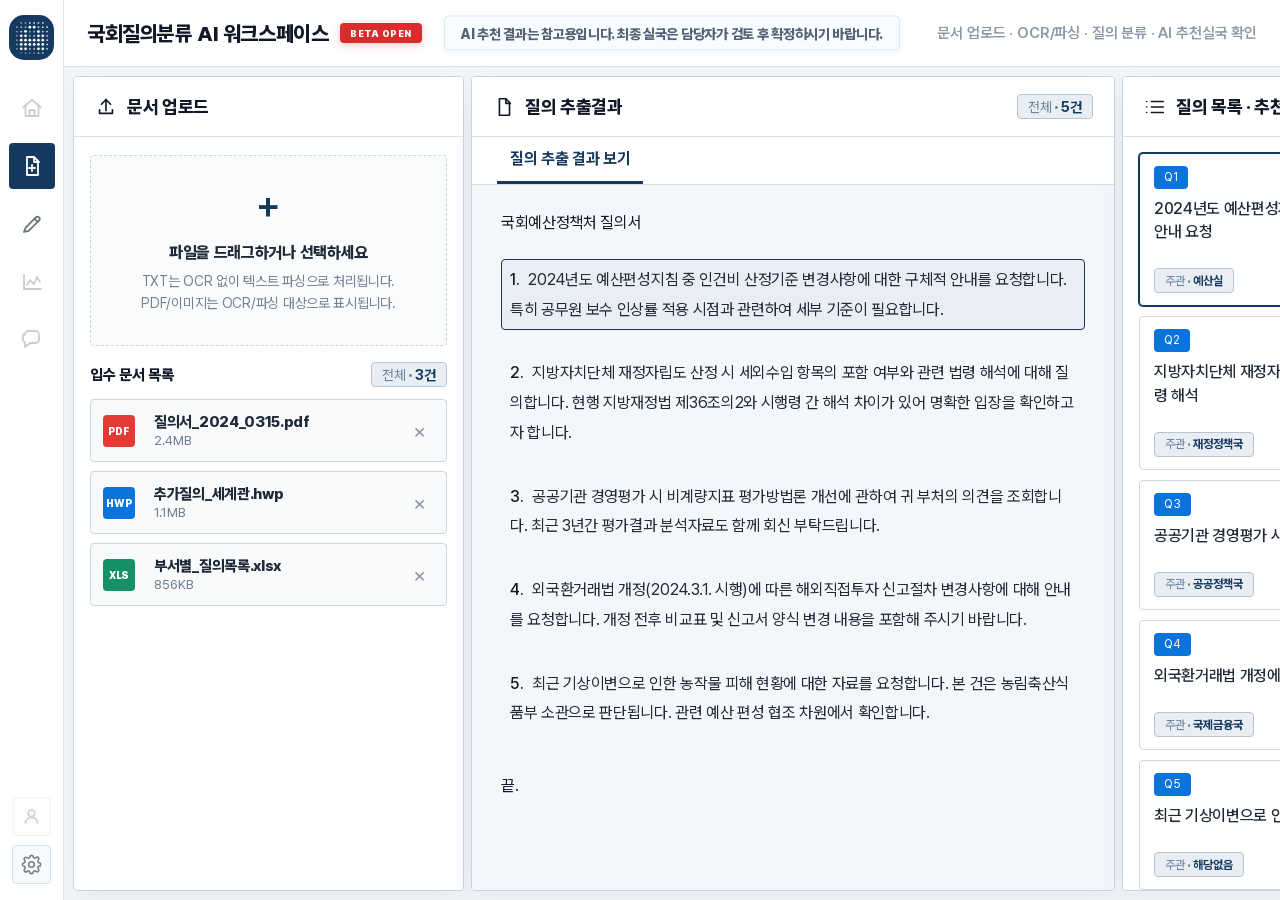
<file: index.html>
<!DOCTYPE html>
<html lang="ko">
<head>
	<meta charset="UTF-8" />
	<meta name="viewport" content="width=device-width, initial-scale=1.0" />
	<title>AI-ONE</title>
	<meta http-equiv="refresh" content="0; url=./html/classification.html" />
	<script>location.replace("./html/classification.html");</script>
</head>
<body>
	<p>AI-ONE으로 이동 중입니다… <a href="./html/classification.html">국회질의분류 AI</a></p>
</body>
</html>
</file>
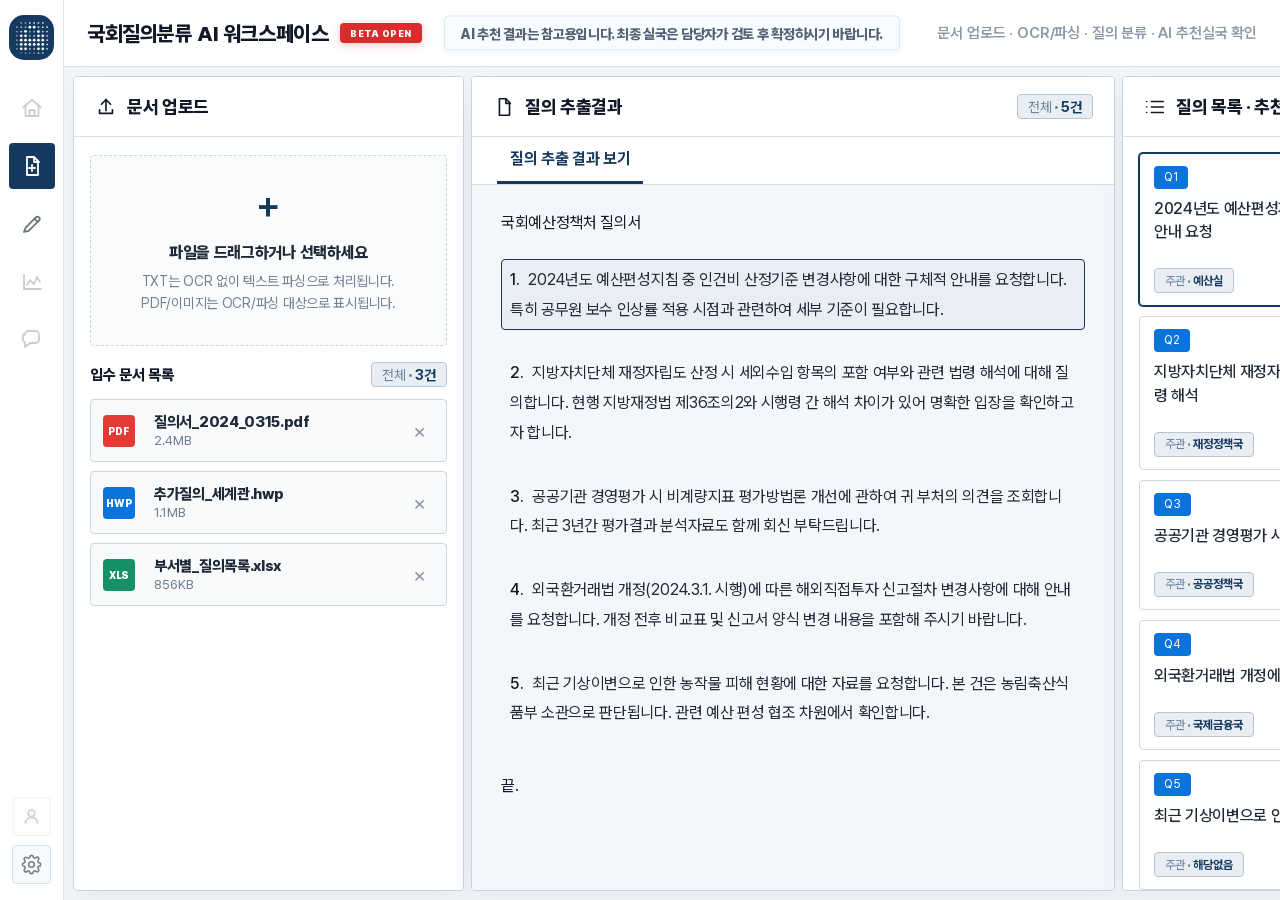
<file: html/classification.html>
<!doctype html>
<html lang="ko">

<head>
	<meta charset="utf-8" />
	<meta name="viewport" content="width=device-width, initial-scale=1" />
	<title>AI-ONE : 홈</title>
	<!-- Start: 토스트 알림 스타일 -->
	<link rel="stylesheet" href="../assets/vendor/toastify/toastify.css" />
	<!-- //End: 토스트 알림 스타일 -->
	<link rel="stylesheet" href="../css/common.css" />
	<link rel="stylesheet" href="../css/classification.css" />

</head>




<body>
	<div class="app">
		<!-- Start: 사이드바 -->
		<aside class="rail" aria-label="주요 메뉴">
			<div class="logo" title="AI-ONE">
				<img src="../assets/logo-a.svg" alt="AI-ONE" />
			</div>
			<nav class="rail-nav">
				<button class="nav-btn" title="홈" disabled>
					<svg viewBox="0 0 24 24">
						<path d="M3 11.5 12 4l9 7.5" />
						<path d="M5.5 10.5V20h13v-9.5" />
						<path d="M9.5 20v-6h5v6" />
					</svg>
				</button>
				<a class="nav-btn active" href="./classification.html" title="국회질의분류 AI" aria-current="page">
					<svg viewBox="0 0 24 24">
						<path d="M7 3h7l4 4v14H7z" />
						<path d="M14 3v5h5" />
						<path d="M12 11v6" />
						<path d="M9 14h6" />
					</svg>
				</a>
				<a class="nav-btn" href="./draft.html" title="답변서 초안 생성">
					<svg viewBox="0 0 24 24">
						<path d="m4 20 4.7-1.2L19.2 8.3a2.2 2.2 0 0 0-3.1-3.1L5.6 15.7z" />
						<path d="m14.6 6.7 2.7 2.7" />
					</svg>
				</a>
				<button class="nav-btn" title="분석 현황" disabled>
					<svg viewBox="0 0 24 24">
						<path d="M4 19V5" />
						<path d="M4 19h17" />
						<path d="m7 15 3-5 4 4 3-7 3 5" />
					</svg>
				</button>
				<button class="nav-btn" title="채팅" disabled>
					<svg viewBox="0 0 24 24">
						<path
							d="M5 6.5A3.5 3.5 0 0 1 8.5 3h7A3.5 3.5 0 0 1 19 6.5v5A3.5 3.5 0 0 1 15.5 15H10l-5 4v-4.7A3.5 3.5 0 0 1 3 11V6.5z" />
					</svg>
				</button>
			</nav>
			<div class="rail-bottom">
				<button class="round-btn" title="사용자" disabled>
					<svg viewBox="0 0 24 24">
						<path d="M12 12a3.7 3.7 0 1 0 0-7.4A3.7 3.7 0 0 0 12 12z" />
						<path d="M5 20a7 7 0 0 1 14 0" />
					</svg>
				</button>
				<button class="round-btn" id="settingsBtn" title="설정">
					<svg viewBox="0 0 24 24">
						<path d="M12 15.2a3.2 3.2 0 1 0 0-6.4 3.2 3.2 0 0 0 0 6.4z" />
						<path
							d="M19.4 15a1.7 1.7 0 0 0 .34 1.88l.06.06a2 2 0 0 1-2.83 2.83l-.06-.06A1.7 1.7 0 0 0 15 19.4a1.7 1.7 0 0 0-1 .9V20.4a2 2 0 0 1-4 0v-.1a1.7 1.7 0 0 0-1-.9 1.7 1.7 0 0 0-1.88.34l-.06.06a2 2 0 0 1-2.83-2.83l.06-.06A1.7 1.7 0 0 0 4.6 15a1.7 1.7 0 0 0-.9-1H3.6a2 2 0 0 1 0-4h.1a1.7 1.7 0 0 0 .9-1 1.7 1.7 0 0 0-.34-1.88l-.06-.06A2 2 0 0 1 7.03 4.2l.06.06A1.7 1.7 0 0 0 9 4.6a1.7 1.7 0 0 0 1-.9v-.1a2 2 0 0 1 4 0v.1a1.7 1.7 0 0 0 1 .9 1.7 1.7 0 0 0 1.88-.34l.06-.06a2 2 0 0 1 2.83 2.83l-.06.06A1.7 1.7 0 0 0 19.4 9c.12.38.43.72.9 1h.1a2 2 0 0 1 0 4h-.1a1.7 1.7 0 0 0-.9 1z" />
					</svg>
				</button>
			</div>
		</aside>
		<!-- //End: 사이드바 -->
		<main class="main">
			<!-- Start: 상단 바 -->
			<header class="topbar">
				<div class="title-wrap">
					<div class="title-row">
						<div class="title">국회질의분류 AI 워크스페이스</div>
						<span class="beta-badge">BETA OPEN</span>
					</div>
				</div>
				<div class="beta-notice">AI 추천 결과는 참고용입니다. 최종 실국은 담당자가 검토 후 확정하시기 바랍니다.</div>
				<div class="subtitle">문서 업로드 · OCR/파싱 · 질의 분류 · AI 추천실국 확인</div>
			</header>
			<!-- //End: 상단 바 -->

			<!-- Start: 국회질의분류 AI 워크스페이스 -->
			<div class="page workspace">
				<!--
						  [문서/페이지 구조 안내 — 개발자용]
						  · #dropzone           : 업로드 할 파일 드래그 or 선택 가능
						  · .hidden-file                       : 업로드 기능 인풋
						  · .file-section 			: 업로드 된 파일 영역 -->
				<section class="panel" aria-labelledby="uploadPanelTitle">
					<div class="panel-head">
						<h2 class="panel-title" id="uploadPanelTitle">
							<svg viewBox="0 0 24 24">
								<path d="M12 16V4" />
								<path d="m7 9 5-5 5 5" />
								<path d="M5 15v4h14v-4" />
							</svg>
							문서 업로드
						</h2>
					</div>
					<div class="left-body">
						<label class="dropzone" id="dropzone" for="fileInput">
							<div class="drop-plus">+</div>
							<div class="drop-main">파일을 드래그하거나 선택하세요</div>
							<div class="drop-sub">TXT는 OCR 없이 텍스트 파싱으로 처리됩니다.<br>PDF/이미지는 OCR/파싱 대상으로 표시됩니다.</div>
						</label>
						<input class="hidden-file" id="fileInput" type="file" multiple />
						<div class="file-section">
							<div class="section-row">
								<div class="section-title">입수 문서 목록</div>
								<div class="count-badge"><span class="owner-muted">전체</span><b><span
											id="fileCount">3</span>건</b></div>
							</div>
							<ul class="file-list" id="fileList" aria-label="입수 문서 목록">
								<!--
								 [문서/페이지 구조 안내 — 개발자용]
									[`file-icon` 안내]
										업로드된 파일의 확장자에 따라 `.file-icon`에 `.pdf`, `.hwp`, `.xls` 클래스가 자동 적용되며, 그 외에는 `.hwp`를 사용한다.
									[`file-card` 안내]
										현재 업로드한 파일명,파일사이즈를 알 수 있다.
									 -->

								<li class="file-card" data-name="질의서_2024_0315.pdf">
									<span class="file-icon pdf" aria-hidden="true">PDF</span>
									<div class="file-info">
										<span class="file-name">질의서_2024_0315.pdf</span>
										<span class="file-size">2.4MB</span>
									</div>
									<button class="remove-file" type="button" title="삭제">×</button>
								</li>
								<li class="file-card" data-name="추가질의_세계관.hwp">
									<span class="file-icon hwp" aria-hidden="true">HWP</span>
									<div class="file-info">
										<span class="file-name">추가질의_세계관.hwp</span>
										<span class="file-size">1.1MB</span>
									</div>
									<button class="remove-file" type="button" title="삭제">×</button>
								</li>
								<li class="file-card" data-name="부서별_질의목록.xlsx">
									<span class="file-icon xls" aria-hidden="true">XLS</span>
									<div class="file-info">
										<span class="file-name">부서별_질의목록.xlsx</span>
										<span class="file-size">856KB</span>
									</div>
									<button class="remove-file" type="button" title="삭제">×</button>
								</li>
							</ul>
							<div class="empty-note" id="emptyNote">업로드된 문서가 없습니다.<br>파일을 추가하면 이 영역에 표시됩니다.</div>
						</div>
					</div>
				</section>
				<!-- //End: 왼쪽) 문서 업로드 패널 -->

				<!-- Start: 가운데) 질의 추출 결과 패널 -->
				<!--`.q-card.active`와 같은 번호의 `.question-line`에 `.active`가 함께 적용된다.-->
				<section class="panel" aria-labelledby="resultPanelTitle">
					<div class="panel-head">
						<h2 class="panel-title" id="resultPanelTitle">
							<svg viewBox="0 0 24 24">
								<path d="M7 3h7l4 4v14H7z" />
								<path d="M14 3v5h5" />
							</svg>
							질의 추출결과
						</h2>
						<div class="center-head-tools">
							<div class="total-chip"><span class="owner-muted">전체</span><b>5건</b></div>
						</div>
					</div>
					<div class="tabbar">
						<button class="tab" type="button">질의 추출 결과 보기</button>
					</div>
					<!-- Start: 질의 추출 결과 목록 -->
					<article class="doc-body" id="docBody">
						<p class="doc-title">국회예산정책처 질의서</p>
						<p class="question-line active" id="qline-1"><span class="q-num">1.</span>2024년도 예산편성지침 중 인건비
							산정기준 변경사항에 대한 구체적 안내를 요청합니다. 특히 공무원 보수 인상률 적용 시점과 관련하여 세부 기준이 필요합니다.</p>
						<p class="question-line" id="qline-2"><span class="q-num">2.</span>지방자치단체 재정자립도 산정 시 세외수입 항목의 포함
							여부와 관련 법령 해석에 대해 질의합니다. 현행 지방재정법 제36조의2와 시행령 간 해석 차이가 있어 명확한 입장을 확인하고자 합니다.</p>
						<p class="question-line" id="qline-3"><span class="q-num">3.</span>공공기관 경영평가 시 비계량지표 평가방법론 개선에
							관하여 귀 부처의 의견을 조회합니다. 최근 3년간 평가결과 분석자료도 함께 회신 부탁드립니다.</p>
						<p class="question-line" id="qline-4"><span class="q-num">4.</span>외국환거래법 개정(2024.3.1. 시행)에 따른
							해외직접투자 신고절차 변경사항에 대해 안내를 요청합니다. 개정 전후 비교표 및 신고서 양식 변경 내용을 포함해 주시기 바랍니다.</p>
						<p class="question-line" id="qline-5"><span class="q-num">5.</span>최근 기상이변으로 인한 농작물 피해 현황에 대한
							자료를 요청합니다. 본 건은 농림축산식품부 소관으로 판단됩니다. 관련 예산 편성 협조 차원에서 확인합니다.</p>
						<p class="doc-end">끝.</p>
					</article>
					<!-- //End: 질의 추출 결과 목록 -->
				</section>
				<!-- //End: 가운데) 질의 추출 결과 패널 -->

				<!-- Start: 오른쪽) 질의 목록 및 추천실국 패널 -->
				<!--
					[`.q-pill` 소관 구분 색]
					-  기본(단일소관) / 파란색
					-  multi 클래스 추가(복수소관) / 보라색
					-  none 클래스 추가(비소관) / 회색
				-->
				<section class="panel" aria-labelledby="recommendPanelTitle">
					<div class="panel-head">
						<h2 class="panel-title" id="recommendPanelTitle">
							<svg viewBox="0 0 24 24">
								<path d="M8 6h13" />
								<path d="M8 12h13" />
								<path d="M8 18h13" />
								<path d="M3 6h.01" />
								<path d="M3 12h.01" />
								<path d="M3 18h.01" />
							</svg>
							질의 목록 · 추천실국
						</h2>
						<button class="download-btn" id="downloadBtn" type="button" title="분류 결과 다운로드">
							<svg viewBox="0 0 24 24">
								<path d="M12 3v12" />
								<path d="m7 10 5 5 5-5" />
								<path d="M5 21h14" />
							</svg>
						</button>
					</div>
					<ul class="right-body" id="qList" aria-label="질의 목록 및 추천실국">
						<!--q-list-item으로 질의 목록 개별 카드 묶임-->
						<li class="q-list-item">
							<button class="q-card active" type="button" data-q="1" aria-controls="qline-1"
								aria-pressed="true">
								<span class="q-pill">Q1</span>
								<span class="q-text">2024년도 예산편성지침 중 인건비 산정기준 변경사항에 대한 구체적 안내 요청</span>
								<span class="q-foot"><span class="owner-chip"><span
											class="owner-muted">주관</span>예산실</span><span class="similarity">유사도
										<b>94%</b></span></span>
							</button>
						</li>
						<li class="q-list-item">
							<button class="q-card" type="button" data-q="2" aria-controls="qline-2"
								aria-pressed="false">
								<span class="q-pill">Q2</span>
								<span class="q-text">지방자치단체 재정자립도 산정 시 세외수입 항목 포함 여부 및 관련 법령 해석</span>
								<span class="q-foot"><span class="owner-chip"><span
											class="owner-muted">주관</span>재정정책국</span><span class="similarity">유사도
										<b>82%</b></span></span>
							</button>
						</li>
						<li class="q-list-item">
							<button class="q-card" type="button" data-q="3" aria-controls="qline-3"
								aria-pressed="false">
								<span class="q-pill">Q3</span>
								<span class="q-text">공공기관 경영평가 시 비계량지표 평가방법론 개선 관련 의견 조회</span>
								<span class="q-foot"><span class="owner-chip"><span
											class="owner-muted">주관</span>공공정책국</span><span class="similarity">유사도
										<b>91%</b></span></span>
							</button>
						</li>
						<li class="q-list-item">
							<button class="q-card" type="button" data-q="4" aria-controls="qline-4"
								aria-pressed="false">
								<span class="q-pill">Q4</span>
								<span class="q-text">외국환거래법 개정에 따른 해외직접투자 신고절차 변경 안내 요청</span>
								<span class="q-foot"><span class="owner-chip"><span
											class="owner-muted">주관</span>국제금융국</span><span class="similarity">유사도
										<b>78%</b></span></span>
							</button>
						</li>
						<li class="q-list-item">
							<button class="q-card" type="button" data-q="5" aria-controls="qline-5"
								aria-pressed="false">
								<span class="q-pill">Q5</span>
								<span class="q-text">최근 기상이변으로 인한 농작물 피해 현황 자료 요청의 건</span>
								<span class="q-foot"><span class="owner-chip"><span
											class="owner-muted">주관</span>해당없음</span><span class="similarity">유사도
										<b>96%</b></span></span>
							</button>
						</li>
					</ul>
				</section>
				<!-- //End: 오른쪽) 질의 목록 및 추천실국 패널 -->
			</div>
			<!-- //End: 국회질의분류 AI 워크스페이스 -->

		</main>
	</div>

	<!-- Start: 토스트 알림 스크립트 -->
	<script src="../assets/vendor/toastify/toastify.js" defer></script>
	<!-- //End: 토스트 알림 스크립트 -->
	<script src="../js/common.js" defer></script>
	<script src="../js/classification.js" defer></script>
</body>

</html>
</file>
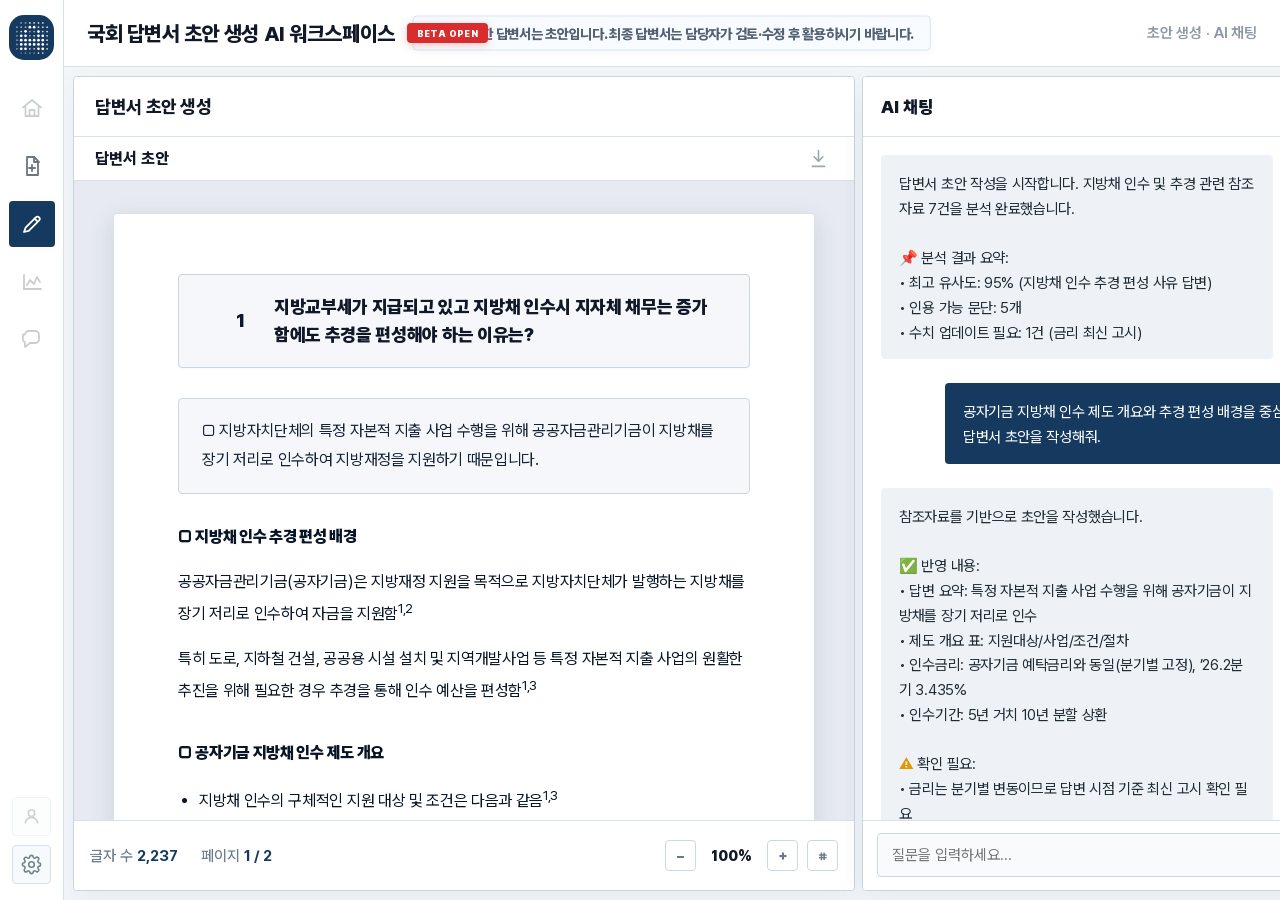
<file: html/draft.html>
<!doctype html>
<html lang="ko">

<head>
	<meta charset="utf-8" />
	<meta name="viewport" content="width=device-width, initial-scale=1" />
	<title>AI-ONE : 답변서 초안</title>
	<!-- Start: 토스트 알림 스타일 -->
	<link rel="stylesheet" href="../assets/vendor/toastify/toastify.css" />
	<!-- //End: 토스트 알림 스타일 -->
	<link rel="stylesheet" href="../css/common.css" />
	<link rel="stylesheet" href="../css/draft.css" />

</head>

<body>
	<div class="app">
		<!-- Start: 사이드바 -->
		<aside class="rail" aria-label="주요 메뉴">
			<div class="logo" title="AI-ONE">
				<img src="../assets/logo-a.svg" alt="AI-ONE" />
			</div>
			<nav class="rail-nav">
				<button class="nav-btn" title="홈" disabled>
					<svg viewBox="0 0 24 24">
						<path d="M3 11.5 12 4l9 7.5" />
						<path d="M5.5 10.5V20h13v-9.5" />
						<path d="M9.5 20v-6h5v6" />
					</svg>
				</button>
				<a class="nav-btn" href="./classification.html" title="국회질의분류 AI">
					<svg viewBox="0 0 24 24">
						<path d="M7 3h7l4 4v14H7z" />
						<path d="M14 3v5h5" />
						<path d="M12 11v6" />
						<path d="M9 14h6" />
					</svg>
				</a>
				<a class="nav-btn active" href="./draft.html" title="답변서 초안 생성" aria-current="page">
					<svg viewBox="0 0 24 24">
						<path d="m4 20 4.7-1.2L19.2 8.3a2.2 2.2 0 0 0-3.1-3.1L5.6 15.7z" />
						<path d="m14.6 6.7 2.7 2.7" />
					</svg>
				</a>
				<button class="nav-btn" title="분석 현황" disabled>
					<svg viewBox="0 0 24 24">
						<path d="M4 19V5" />
						<path d="M4 19h17" />
						<path d="m7 15 3-5 4 4 3-7 3 5" />
					</svg>
				</button>
				<button class="nav-btn" title="채팅" disabled>
					<svg viewBox="0 0 24 24">
						<path
							d="M5 6.5A3.5 3.5 0 0 1 8.5 3h7A3.5 3.5 0 0 1 19 6.5v5A3.5 3.5 0 0 1 15.5 15H10l-5 4v-4.7A3.5 3.5 0 0 1 3 11V6.5z" />
					</svg>
				</button>
			</nav>
			<div class="rail-bottom">
				<button class="round-btn" title="사용자" disabled>
					<svg viewBox="0 0 24 24">
						<path d="M12 12a3.7 3.7 0 1 0 0-7.4A3.7 3.7 0 0 0 12 12z" />
						<path d="M5 20a7 7 0 0 1 14 0" />
					</svg>
				</button>
				<button class="round-btn" id="settingsBtn" title="설정">
					<svg viewBox="0 0 24 24">
						<path d="M12 15.2a3.2 3.2 0 1 0 0-6.4 3.2 3.2 0 0 0 0 6.4z" />
						<path
							d="M19.4 15a1.7 1.7 0 0 0 .34 1.88l.06.06a2 2 0 0 1-2.83 2.83l-.06-.06A1.7 1.7 0 0 0 15 19.4a1.7 1.7 0 0 0-1 .9V20.4a2 2 0 0 1-4 0v-.1a1.7 1.7 0 0 0-1-.9 1.7 1.7 0 0 0-1.88.34l-.06.06a2 2 0 0 1-2.83-2.83l.06-.06A1.7 1.7 0 0 0 4.6 15a1.7 1.7 0 0 0-.9-1H3.6a2 2 0 0 1 0-4h.1a1.7 1.7 0 0 0 .9-1 1.7 1.7 0 0 0-.34-1.88l-.06-.06A2 2 0 0 1 7.03 4.2l.06.06A1.7 1.7 0 0 0 9 4.6a1.7 1.7 0 0 0 1-.9v-.1a2 2 0 0 1 4 0v.1a1.7 1.7 0 0 0 1 .9 1.7 1.7 0 0 0 1.88-.34l.06-.06a2 2 0 0 1 2.83 2.83l-.06.06A1.7 1.7 0 0 0 19.4 9c.12.38.43.72.9 1h.1a2 2 0 0 1 0 4h-.1a1.7 1.7 0 0 0-.9 1z" />
					</svg>
				</button>
			</div>
		</aside>
		<!-- //End: 사이드바 -->

		<main class="main">
			<!-- Start: 상단 바 -->
			<header class="topbar">
				<div class="title-wrap">
					<div class="title-row">
						<div class="title">국회 답변서 초안 생성 AI 워크스페이스</div>
						<span class="beta-badge">BETA OPEN</span>
					</div>
				</div>
				<div class="beta-notice">AI가 생성한 답변서는 초안입니다. 최종 답변서는 담당자가 검토·수정 후 활용하시기 바랍니다.</div>
				<div class="subtitle">초안 생성 · AI 채팅</div>
			</header>
			<!-- //End: 상단 바 -->

			<!-- Start: 국회 답변서 초안 생성 AI 워크스페이스 -->
			<div class="page draft-workspace">
				<!-- Start: 왼쪽) 답변서 초안 패널 -->
				<section class="panel draft-panel" aria-labelledby="draftPanelTitle">
					<div class="panel-head draft-panel-head">
						<h2 class="panel-title" id="draftPanelTitle">답변서 초안 생성</h2>
					</div>
					<div class="draft-section-title">
						<span class="title-text">답변서 초안</span>
						<button class="download-btn" id="draftDownloadBtn" type="button" title="답변서 초안 다운로드">
							<svg viewBox="0 0 24 24">
								<path d="M12 3v12" />
								<path d="m7 10 5 5 5-5" />
								<path d="M5 21h14" />
							</svg>
						</button>
					</div>
					<!-- Start: 답변서 초안 본문 (문서 캔버스) -->
					<article class="draft-scroll" id="draftScroll">
						<!--
						  [문서/페이지 구조 안내 — 개발자용]
						  · #draftPaper.draft-pages           : 페이지 스택(줌·다운로드 대상). 페이지가 늘면 .draft-page를 이 안에 반복 추가.
						  · .draft-page                       : A4 비율 문서 시트 = 페이지 1장. 페이지네이션은 이 단위로 처리.
						  · .draft-page-body[data-ai-content] : ★ AI가 생성한 답변서 본문(HTML "조각")을 innerHTML로 삽입하는 영역.
						                                        <html>/<head> 없는 body 콘텐츠만. 사용 가능한 마크업은 아래 데모 참고
						                                        (.draft-question-box / .draft-summary-box / .draft-block / .draft-heading / .draft-table / .draft-sub).
						  · .draft-page-num                   : 페이지 번호(반복 시 증가).
						  ※ 긴 본문을 페이지별로 자르는 로직(높이 측정·분할)은 런타임(개발) 처리. 여기서는 시트 골격과 반복 단위만 제공.
						-->
						<div class="draft-pages" id="draftPaper">

							<!-- @page:start (1페이지) -->
							<section class="draft-page">
								<div class="draft-page-body" data-ai-content>
									<!-- @ai-content:start ★ AI 생성 HTML(본문 조각) 삽입 지점 -->

									<div class="draft-question-box">
										<span class="draft-question-no">1</span>
										<p class="draft-question-text">지방교부세가 지급되고 있고 지방채 인수시 지자체 채무는 증가함에도 추경을 편성해야 하는
											이유는?</p>
									</div>

									<div class="draft-summary-box">
										□ 지방자치단체의 특정 자본적 지출 사업 수행을 위해 공공자금관리기금이 지방채를 장기 저리로 인수하여 지방재정을 지원하기 때문입니다.
									</div>

									<section class="draft-block">
										<h3 class="draft-heading">지방채 인수 추경 편성 배경</h3>
										<p>공공자금관리기금(공자기금)은 지방재정 지원을 목적으로 지방자치단체가 발행하는 지방채를 장기 저리로 인수하여 자금을
											지원함<sup>1,2</sup></p>
										<p>특히 도로, 지하철 건설, 공공용 시설 설치 및 지역개발사업 등 특정 자본적 지출 사업의 원활한 추진을 위해 필요한 경우 추경을 통해 인수
											예산을 편성함<sup>1,3</sup></p>
									</section>

									<section class="draft-block">
										<h3 class="draft-heading">공자기금 지방채 인수 제도 개요</h3>
										<ul class="draft-sub">
											<li>지방채 인수의 구체적인 지원 대상 및 조건은 다음과 같음<sup>1,3</sup></li>
										</ul>
										<table class="draft-table" aria-label="공자기금 지방채 인수 제도 개요">
											<thead>
												<tr>
													<th>구분</th>
													<th>내용</th>
												</tr>
											</thead>
											<tbody>
												<tr>
													<td>지원대상</td>
													<td>지방자치단체(시·도)</td>
												</tr>
												<tr>
													<td>지원사업</td>
													<td>도로, 지하철건설, 공공·공공용시설의 설치, 지역개발사업 등 특정 자본적 지출 사업<br>(경상적 사업비, 인건비
														등 불가)</td>
												</tr>
												<tr>
													<td>지원조건</td>
													<td>인수금리: 공자기금 예탁금리와 동일(분기별 고정금리)<br>인수기간: 5년 거치 10년 분할 상환</td>
												</tr>
												<tr>
													<td>집행절차</td>
													<td>행안부 발행계획 마련 및 협의(9월) → 행안부 지자체별 계획 승인(10월 말) → 지방의회 의결 후 인수
														요청(연도 중)</td>
												</tr>
											</tbody>
										</table>
									</section>

									<!-- @ai-content:end -->
								</div>
								<div class="draft-page-num">1</div>
							</section>
							<!-- @page:end -->

							<!-- @page:start (2페이지) -->
							<section class="draft-page">
								<div class="draft-page-body" data-ai-content>
									<!-- @ai-content:start ★ AI 생성 HTML(본문 조각) 삽입 지점 -->

									<section class="draft-block">
										<h3 class="draft-heading">추경 편성의 구체적 사례</h3>
										<p>광주·전남 통합특별시 출범(2026.7.1. 예정)과 관련하여 통합전산망 구축, 안내표지판 설치, 재난관리기금 조성 등 지자체의 실제
											지방채 인수 수요가 발생함에 따라 이를 반영하여 추경을 편성함<sup>1,4</sup></p>
									</section>

									<section class="draft-block">
										<h3 class="draft-heading">지방채 증가 우려에 대한 보완 설명</h3>
										<p>지방채 인수는 일반 운영비 보전을 위한 지원이 아니라 특정 자본적 지출 사업을 대상으로 하는 장기 저리 자금 지원입니다. 따라서 지자체
											채무 증가 가능성을 고려하되, 필수 투자사업의 적기 추진과 지방재정 부담 완화를 함께 검토할 필요가 있습니다.</p>
									</section>

									<!-- @ai-content:end -->
								</div>
								<div class="draft-page-num">2</div>
							</section>
							<!-- @page:end -->

						</div>
					</article>
					<!-- //End: 답변서 초안 본문 (문서 캔버스) -->

					<!-- Start: 답변서 푸터 -->
					<footer class="draft-foot">
						<div class="draft-foot-left">
							<span>글자 수 <b>2,237</b></span>
							<span>페이지 <b>1 / 2</b></span>
						</div>
						<div class="zoom-tools">
							<button class="zoom-btn" id="zoomOut" type="button">−</button>
							<span class="zoom-percent" id="zoomPercent">100%</span>
							<button class="zoom-btn" id="zoomIn" type="button">＋</button>
							<button class="zoom-btn" id="fitBtn" type="button" title="실제 크기(100%)">⌗</button>
						</div>
					</footer>
					<!-- //End: 답변서 푸터 -->
				</section>
				<!-- //End: 왼쪽) 답변서 초안 패널 -->


				<!-- Start: 오른쪽) AI 채팅 패널 -->
				<section class="panel chat-panel" aria-labelledby="chatPanelTitle">
					<div class="panel-head">
						<h2 class="chat-title" id="chatPanelTitle">AI 채팅</h2>
					</div>
					<ul class="chat-body" id="chatBody" aria-live="polite" aria-relevant="additions"
						aria-label="AI 채팅 메시지">

						<!--
							[`채팅 구분`]
							-  ai 답변: msg 뒤 ai 클래스 추가
							- 사용자 요구사항: msg 뒤 user 클래스 추가
						-->

						<!-- Start: ai 메세지 스타일 -->
						<li class="msg ai">답변서 초안 작성을 시작합니다. 지방채 인수 및 추경 관련 참조자료 7건을 분석 완료했습니다.

							<span class="pin">📌</span> 분석 결과 요약:
							• 최고 유사도: 95% (지방채 인수 추경 편성 사유 답변)
							• 인용 가능 문단: 5개
							• 수치 업데이트 필요: 1건 (금리 최신 고시)<span class="msg-time">10:45</span>
						</li>
						<!-- //End: ai 메세지 스타일 -->

						<!-- Start: user 메세지 스타일 -->
						<li class="msg user">공자기금 지방채 인수 제도 개요와 추경 편성 배경을 중심으로 답변서 초안을 작성해줘.<span
								class="msg-time">10:50</span></li>
						<!-- //End: user 메세지 스타일 -->
						<li class="msg ai">참조자료를 기반으로 초안을 작성했습니다.

							<span class="check">✅</span> 반영 내용:
							• 답변 요약: 특정 자본적 지출 사업 수행을 위해 공자기금이 지방채를 장기 저리로 인수
							• 제도 개요 표: 지원대상/사업/조건/절차
							• 인수금리: 공자기금 예탁금리와 동일(분기별 고정), ’26.2분기 3.435%
							• 인수기간: 5년 거치 10년 분할 상환

							<span class="warn">⚠️</span> 확인 필요:
							• 금리는 분기별 변동이므로 답변 시점 기준 최신 고시 확인 필요<span class="msg-time">10:55</span>
						</li>
						<li class="msg user">광주·전남 통합특별시 관련 추경 사례도 추가해줘. 지자체별 수요도 포함해서.<span
								class="msg-time">11:00</span></li>
					</ul>
					<!-- Start: AI 채팅 질문 입력 영역 -->
					<div class="chat-composer">

						<div class="input-row">
							<input class="chat-input" id="chatInput" type="text" placeholder="질문을 입력하세요..." />
							<button class="send-btn" id="sendBtn" type="button" title="전송">
								<svg viewBox="0 0 24 24">
									<path d="M12 19V5" />
									<path d="m5 12 7-7 7 7" />
								</svg>
							</button>
						</div>
					</div>
					<!-- //End: AI 채팅 질문 입력 영역 -->
				</section>
				<!-- //End: 오른쪽) AI 채팅 패널 -->

			</div>
			<!-- //End: 국회 답변서 초안 생성 AI 워크스페이스 -->
		</main>
	</div>
	<!-- Start: 토스트 알림 스크립트 -->
	<script src="../assets/vendor/toastify/toastify.js" defer></script>
	<!-- //End: 토스트 알림 스크립트 -->
	<script src="../js/common.js" defer></script>
	<script src="../js/draft.js" defer></script>
</body>

</html>
</file>
<file: assets/vendor/toastify/toastify.css>
@charset "utf-8";

.toastify {
    padding: 12px 20px;
    color: #ffffff;
    display: inline-block;
    box-shadow:
        0 3px 6px -1px rgba(0, 0, 0, 0.12),
        0 10px 36px -4px rgba(77, 96, 232, 0.3);
    background: -webkit-linear-gradient(315deg, #73a5ff, #5477f5);
    background: linear-gradient(135deg, #73a5ff, #5477f5);
    position: fixed;
    opacity: 0;
    transition: all 0.4s cubic-bezier(0.215, 0.61, 0.355, 1);
    border-radius: 2px;
    cursor: pointer;
    text-decoration: none;
    max-width: calc(50% - 20px);
    z-index: 2147483647;
}

.toastify.on {
    opacity: 1;
}

.toast-close {
    background: transparent;
    border: 0;
    color: white;
    cursor: pointer;
    font-family: inherit;
    font-size: 1em;
    opacity: 0.4;
    padding: 0 5px;
}

.toastify-right {
    right: 15px;
}

.toastify-left {
    left: 15px;
}

.toastify-top {
    top: -150px;
}

.toastify-bottom {
    bottom: -150px;
}

.toastify-rounded {
    border-radius: 25px;
}

.toastify-avatar {
    width: 1.5em;
    height: 1.5em;
    margin: -7px 5px;
    border-radius: 2px;
}

.toastify-center {
    margin-left: auto;
    margin-right: auto;
    left: 0;
    right: 0;
    max-width: fit-content;
    max-width: -moz-fit-content;
}

@media only screen and (max-width: 360px) {
    .toastify-right,
    .toastify-left {
        margin-left: auto;
        margin-right: auto;
        left: 0;
        right: 0;
        max-width: fit-content;
    }
}
</file>
<file: css/common.css>
@charset "utf-8";

@font-face {
    font-family: "Pretendard Variable";
    src: url("../assets/font/PretendardVariable.woff2") format("woff2-variations");
    font-weight: 45 920;
    font-style: normal;
    font-display: swap;
}

/* Start: 공통 설정 */
:root {
    --bg: #f3f6f9;
    --panel: #ffffff;
    --line: #d7e1ea;
    --line-strong: #c7d5e1;
    --text: #111827;
    --muted: #6d7d8d;
    --soft: #f7fafc;
    --primary: #163a5f;
    --primary-deep: #0f2942;
    --primary-soft: #e9eef5;
    --accent: #d92d2d;
    --blue: #0b74dc;
    --blue-soft: #eaf4ff;
    --green: #159166;
    --purple: #7d5be5;
    --red: #e53935;
    --shadow: 0 12px 32px rgba(26, 46, 71, 0.05);
    --radius: 4px;
    --rail: 64px;
    --top: 67px;
}

* {
    box-sizing: border-box;
}

html,
body {
    height: 100%;
    margin: 0;
    background: var(--bg);
    color: var(--text);
    font-family:
        "Pretendard Variable",
        Pretendard,
        -apple-system,
        BlinkMacSystemFont,
        "Segoe UI",
        Roboto,
        "Noto Sans KR",
        Arial,
        sans-serif;
}

body {
    /* 창이 콘텐츠(.app 최소폭)보다 좁으면 하단 가로 스크롤로 잘린 부분 접근 */
    overflow-x: auto;
    overflow-y: hidden;
}

button,
input,
textarea {
    font: inherit;
}

button {
    user-select: none;
}

.app {
    display: flex;
    min-width: 1280px;
    height: 100vh;
    background: var(--bg);
}

/* //End: 공통 설정 */

/* Start: 사이드바 */
.rail {
    z-index: 5;
    display: flex;
    flex-direction: column;
    align-items: center;
    width: var(--rail);
    height: 100vh;
    background: var(--panel);
    border-right: 1px solid var(--line);
}

.logo {
    display: grid;
    place-items: center;
    width: 45px;
    height: 45px;
    margin: 15px 0 25px;
    background: var(--primary);
    border-radius: 15px;
    overflow: hidden;
}

.logo img {
    width: 32px;
    height: 32px;
}

.rail-nav {
    display: flex;
    flex-direction: column;
    align-items: center;
    width: 100%;
    gap: 12px;
}

.nav-btn {
    position: relative;
    display: grid;
    place-items: center;
    width: 46px;
    height: 46px;
    color: #697683;
    text-decoration: none;
    cursor: pointer;
    background: transparent;
    border: 0;
    border-radius: 4px;
}

.nav-btn.active {
    color: var(--panel);
    background: var(--primary);
}

.nav-btn:hover {
    color: var(--primary);
    background: var(--primary-soft);
}

/* 활성(현재) 버튼 호버: 더 진한 포인트색 유지 */
.nav-btn.active:hover {
    color: var(--panel);
    background: var(--primary-deep);
}

/* 미사용 버튼 비활성화 */
.nav-btn:disabled,
.round-btn:disabled {
    opacity: 0.35;
    cursor: default;
    pointer-events: none;
}

.nav-btn svg {
    width: 24px;
    height: 24px;
    fill: none;
    stroke: currentColor;
    stroke-width: 1.8;
    stroke-linecap: round;
    stroke-linejoin: round;
}

.rail-bottom {
    display: flex;
    flex-direction: column;
    align-items: center;
    margin-top: auto;
    padding-bottom: 16px;
    gap: 9px;
}

.round-btn {
    display: grid;
    place-items: center;
    width: 39px;
    height: 39px;
    color: #74818d;
    cursor: pointer;
    background: var(--soft);
    border: 1px solid var(--line);
    border-radius: 4px;
}

.round-btn svg {
    width: 21px;
    height: 21px;
    fill: none;
    stroke: currentColor;
    stroke-width: 1.8;
}

/* //End: 사이드바 */

/* Start: 메인 레이아웃 및 상단 바 */
.main {
    display: flex;
    flex: 1;
    flex-direction: column;
    min-width: 0;
    height: 100vh;
}

.topbar {
    position: relative;
    display: flex;
    align-items: center;
    justify-content: space-between;
    height: var(--top);
    padding: 0 23px;
    background: var(--panel);
    border-bottom: 1px solid var(--line);
    gap: 21px;
}

.title-wrap {
    z-index: 2;
    display: flex;
    flex: 0 0 auto;
    align-items: center;
    min-width: 0;
    gap: 12px;
}

.title-row {
    display: flex;
    align-items: center;
    min-width: 0;
    gap: 12px;
}

.title {
    color: var(--text);
    font-size: 21px;
    font-weight: 800;
    letter-spacing: -0.02em;
    white-space: nowrap;
}

.subtitle {
    z-index: 2;
    color: #8b98a6;
    font-size: 15px;
    font-weight: 600;
    letter-spacing: -0.01em;
    white-space: nowrap;
}

.beta-badge {
    display: inline-flex;
    align-items: center;
    height: 20px;
    padding: 0 10px;
    color: var(--panel);
    font-size: 9px;
    font-weight: 900;
    letter-spacing: 0.04em;
    white-space: nowrap;
    background: var(--accent);
    border-radius: 4px;
    box-shadow: 0 2px 8px rgba(217, 45, 45, 0.26);
    animation: beta-blink 1.8s ease-in-out infinite;
}

/* BETA 뱃지 부드러운 깜빡임 */
@keyframes beta-blink {
    0%,
    100% {
        opacity: 1;
    }
    50% {
        opacity: 0.45;
    }
}

@media (prefers-reduced-motion: reduce) {
    .beta-badge {
        animation: none;
    }
}

.beta-notice {
    position: absolute;
    top: 50%;
    left: 50%;
    display: flex;
    align-items: center;
    justify-content: center;
    max-width: 48%;
    height: 35px;
    padding: 0 16px;
    overflow: hidden;
    color: #526274;
    font-size: 14px;
    font-weight: 800;
    letter-spacing: -0.02em;
    text-overflow: ellipsis;
    white-space: nowrap;
    background: #f8fbff;
    border: 1px solid #d7e6f7;
    border-radius: 4px;
    box-shadow: 0 2px 9px rgba(26, 46, 71, 0.04);
    transform: translate(-50%, -50%);
}

.page {
    display: grid;
    min-height: 0;
    height: calc(100vh - var(--top));
}

/* //End: 메인 레이아웃 및 상단 바 */

/* Start: 공통 패널 */
.panel {
    display: flex;
    flex-direction: column;
    min-height: 0;
    overflow: hidden;
    background: var(--panel);
    border: 1px solid var(--line-strong);
    border-radius: var(--radius);
    box-shadow: var(--shadow);
}

.panel-head {
    position: relative;
    display: flex;
    align-items: center;
    justify-content: space-between;
    min-height: 60px;
    height: 60px;
    padding: 0 21px;
    background: var(--panel);
    border-bottom: 1px solid var(--line);
}

.panel-title {
    display: flex;
    align-items: center;
    margin: 0;
    color: var(--text);
    font-size: 18px;
    font-weight: 800;
    letter-spacing: -0.02em;
    gap: 10px;
}

.panel-title svg {
    width: 22px;
    height: 22px;
    fill: none;
    stroke: currentColor;
    stroke-width: 1.8;
    stroke-linecap: round;
    stroke-linejoin: round;
}

.download-btn {
    display: grid;
    place-items: center;
    width: 39px;
    height: 39px;
    color: #9aa7b2;
    cursor: pointer;
    background: transparent;
    border: 0;
    border-radius: 4px;
}

.download-btn:hover {
    color: var(--primary);
    background: #eef4f9;
}

.download-btn svg {
    width: 21px;
    height: 21px;
    fill: none;
    stroke: currentColor;
    stroke-width: 1.8;
    stroke-linecap: round;
    stroke-linejoin: round;
}

/* Start: 다운로드 안내 토스트 */
.toastify.download-toast {
    display: flex;
    align-items: center;
    min-width: 276px;
    max-width: calc(100vw - 35px);
    padding: 16px 18px;
    overflow: hidden;
    color: #fff;
    font-family:
        "Pretendard Variable",
        Pretendard,
        -apple-system,
        BlinkMacSystemFont,
        "Segoe UI",
        Roboto,
        "Noto Sans KR",
        Arial,
        sans-serif;
    font-size: 16px;
    font-weight: 400;
    line-height: 1.4;
    cursor: default;
    background: color-mix(in srgb, var(--primary) 85%, transparent);
    border: 0;
    border-radius: 4px;
    box-shadow: 0 9px 28px rgba(26, 46, 71, 0.18);
    gap: 18px;
}

.toastify.download-toast .toast-close {
    flex: 0 0 auto;
    padding: 0;
    margin-left: auto;
    color: #fff;
    font-size: 16px;
    line-height: 1;
    cursor: pointer;
    opacity: 0.75;
}
/* //End: 다운로드 안내 토스트 */

/* //End: 공통 패널 */

/* Start: 스크롤바 */
::-webkit-scrollbar {
    width: 12px;
    height: 12px;
}

::-webkit-scrollbar-track {
    background: transparent;
}

::-webkit-scrollbar-thumb {
    background: #d4dde6;
    background-clip: padding-box;
    border: 2px solid transparent;
    border-radius: 4px;
}

::-webkit-scrollbar-thumb:hover {
    background: #bac8d5;
    background-clip: padding-box;
    border: 2px solid transparent;
}
/* //End: 스크롤바 */

/* Start: 프라이머리 색상 선택 팝오버 */
.color-popover {
    position: fixed;
    left: calc(var(--rail) + 8px);
    bottom: 12px;
    z-index: 50;
    width: max-content;
    padding: 12px;
    background: var(--panel);
    border: 1px solid var(--line-strong);
    border-radius: var(--radius);
    box-shadow: 0 12px 28px rgba(26, 46, 71, 0.18);
}

.color-popover[hidden] {
    display: none;
}

.color-popover-title {
    margin-bottom: 10px;
    color: var(--text);
    font-size: 12px;
    font-weight: 800;
    letter-spacing: -0.02em;
}

.color-grid {
    display: grid;
    grid-template-columns: repeat(5, 24px);
    gap: 8px;
}

.color-swatch {
    position: relative;
    width: 24px;
    height: 24px;
    padding: 0;
    cursor: pointer;
    border: 1px solid rgba(0, 0, 0, 0.08);
    border-radius: var(--radius);
    transition: transform 0.12s;
}

.color-swatch:hover {
    transform: translateY(-1px);
}

.color-swatch.active::after {
    content: "✓";
    position: absolute;
    inset: 0;
    display: grid;
    place-items: center;
    color: #fff;
    font-size: 13px;
    font-weight: 900;
}
/* //End: 프라이머리 색상 선택 팝오버 */
</file>
<file: css/classification.css>
@charset "utf-8";

/* Start: 국회질의분류 페이지 레이아웃 */
.workspace {
    grid-template-columns: 425px minmax(747px, 1fr) 607px;
    padding: 9px;
    gap: 7px;
}

/* //End: 국회질의분류 페이지 레이아웃 */

/* Start: 문서 업로드 패널 */
.left-body {
    padding: 18px 16px;
    overflow: auto;
}

.dropzone {
    display: flex;
    flex-direction: column;
    align-items: center;
    justify-content: center;
    height: 191px;
    text-align: center;
    cursor: pointer;
    background: #f9fbfd;
    border: 1px dashed #c9d8e6;
    border-radius: 4px;
    transition: 0.15s;
}

.dropzone.dragover {
    background: #edf6ff;
    border-color: var(--primary);
}

.drop-plus {
    margin-bottom: 18px;
    color: var(--primary);
    font-size: 39px;
    font-weight: 600;
    line-height: 1;
}

.drop-main {
    margin-bottom: 9px;
    color: #1f2937;
    font-size: 16px;
    font-weight: 800;
    letter-spacing: -0.02em;
}

.drop-sub {
    color: #728190;
    font-size: 14px;
    line-height: 1.55;
    letter-spacing: -0.02em;
}

.file-section {
    margin-top: 16px;
}

.section-row {
    display: flex;
    align-items: center;
    justify-content: space-between;
    margin: 0 0 12px;
}

.section-title {
    color: var(--text);
    font-size: 15px;
    font-weight: 800;
}

.count-badge {
    display: inline-flex;
    align-items: center;
    height: 25px;
    padding: 0 10px;
    color: var(--primary);
    font-size: 14px;
    font-weight: 700;
    background: var(--primary-soft);
    border: 1px solid color-mix(in srgb, var(--primary) 30%, #fff);
    border-radius: 4px;
}

.file-list {
    display: flex;
    flex-direction: column;
    margin: 0;
    padding: 0;
    list-style: none;
    gap: 9px;
}

.file-card {
    display: grid;
    grid-template-columns: 39px 1fr 30px;
    align-items: center;
    height: 63px;
    padding: 0 12px;
    background: #f8fafc;
    border: 1px solid #cbd8e3;
    border-radius: 4px;
    transition: 0.15s;
    gap: 12px;
}

.file-card:hover {
    background: var(--panel);
    border-color: #adc4d8;
}

.file-icon {
    display: grid;
    place-items: center;
    width: 32px;
    height: 32px;
    color: var(--panel);
    font-size: 10px;
    font-weight: 900;
    letter-spacing: -0.03em;
    border-radius: 4px;
}

.file-icon.pdf {
    background: var(--red);
}

.file-icon.hwp {
    background: var(--blue);
}

.file-icon.xls {
    background: var(--green);
}

.file-icon.doc {
    background: var(--muted);
}

.file-info {
    min-width: 0;
}

.file-name {
    display: block;
    overflow: hidden;
    color: #1f2937;
    font-size: 15px;
    font-weight: 800;
    letter-spacing: -0.02em;
    text-overflow: ellipsis;
    white-space: nowrap;
}

.file-size {
    display: block;
    margin-top: 2px;
    color: var(--muted);
    font-size: 13px;
}

.remove-file {
    display: grid;
    place-items: center;
    width: 30px;
    height: 30px;
    color: #8a98a6;
    font-size: 21px;
    cursor: pointer;
    background: transparent;
    border: 0;
    border-radius: 4px;
}

.remove-file:hover {
    color: #334155;
    background: #edf2f7;
}

.hidden-file {
    display: none;
}

.empty-note {
    display: none;
    margin-top: 28px;
    padding: 16px;
    color: #64748b;
    font-size: 15px;
    line-height: 1.5;
    text-align: center;
    background: #f8fafc;
    border: 1px dashed #cbd8e3;
    border-radius: 4px;
}

/* //End: 문서 업로드 패널 */

/* Start: 질의 추출 결과 패널 */
.center-head-tools {
    display: flex;
    align-items: center;
    gap: 12px;
}

.total-chip {
    display: inline-flex;
    align-items: center;
    height: 25px;
    padding: 0 10px;
    color: var(--primary);
    font-size: 14px;
    font-weight: 700;
    background: var(--primary-soft);
    border: 1px solid color-mix(in srgb, var(--primary) 30%, #fff);
    border-radius: 4px;
}

.total-chip b {
    color: var(--primary);
}

.tabbar {
    display: flex;
    align-items: flex-end;
    height: 48px;
    padding: 0 25px;
    background: var(--panel);
    border-bottom: 1px solid var(--line);
}

.tab {
    height: 48px;
    padding: 0 13px;
    color: var(--primary);
    font-size: 16px;
    font-weight: 700;
    letter-spacing: -0.02em;
    cursor: pointer;
    background: transparent;
    border: 0;
    border-bottom: 3px solid var(--primary);
}

.doc-body {
    flex: 1;
    padding: 23px 29px;
    overflow: auto;
    color: #1f2937;
    font-size: 16px;
    line-height: 1.86;
    letter-spacing: -0.02em;
    background: #f4f7fa;
}

.doc-title {
    margin: 0 0 21px;
    color: var(--text);
    font-size: 16px;
}

.question-line {
    margin: 0 0 22px;
    padding: 5px 8px;
    background: transparent;
    border: 1px solid transparent;
    border-radius: 4px;
    transition: 0.2s;
}

.question-line.active {
    background: var(--primary-soft);
    border-color: var(--primary);
    box-shadow: 0 1px 0 rgba(0, 0, 0, 0.03);
}

.q-num {
    margin-right: 9px;
    color: var(--text);
    font-weight: 500;
}

.doc-end {
    margin-top: 37px;
    color: var(--text);
}

/* //End: 질의 추출 결과 패널 */

/* Start: 질의 목록 및 추천실국 패널 */
.right-body {
    display: flex;
    flex: 1;
    flex-direction: column;
    margin: 0;
    padding: 16px;
    overflow: auto;
    list-style: none;
    background: var(--panel);
    gap: 10px;
}

.q-card {
    position: relative;
    display: block;
    width: 100%;
    padding: 12px 14px;
    text-align: left;
    cursor: pointer;
    background: var(--panel);
    border: 1px solid #ccd8e4;
    border-radius: 4px;
    transition: 0.15s;
}

/* 호버·포커스: 2px 포인트 테두리 (border 1px + 1px 링 = 2px, 레이아웃 안 밀림) */
.q-card:hover,
.q-card:focus {
    border-color: var(--primary);
    box-shadow: 0 0 0 1px var(--primary);
    outline: none;
}

.q-card.active {
    background: #fbfdff;
    border-color: var(--primary);
    box-shadow: 0 0 0 1px var(--primary);
}

.q-pill {
    display: inline-flex;
    align-items: center;
    justify-content: center;
    margin-bottom: 8px;
    padding: 0 10px;
    color: var(--panel);
    font-size: 12px;
    line-height: 23px;
    background: var(--blue);
    border-radius: 4px;
}

.q-pill.multi {
    background: var(--purple);
}

.q-pill.none {
    background: #6f7b87;
}

.q-text {
    display: block;
    margin-bottom: 25px;
    color: #1f2937;
    font-size: 16px;
    font-weight: 500;
    line-height: 1.45;
    letter-spacing: -0.02em;
}

.owner-chip {
    display: inline-flex;
    align-items: center;
    height: 25px;
    padding: 0 10px;
    color: var(--primary);
    font-size: 12px;
    font-weight: 700;
    background: var(--primary-soft);
    border: 1px solid color-mix(in srgb, var(--primary) 30%, #fff);
    border-radius: 4px;
}

/* 주관 라벨: 60% 톤 */
.owner-muted {
    color: color-mix(in srgb, var(--primary) 60%, transparent);
    font-weight: 400;
}

/* 주관 · 부서명 구분 도트 */
.owner-muted::after {
    content: "•";
    margin: 0 1px;
}

.similarity {
    margin-top: 4px;
    color: #667684;
    font-size: 12px;
    font-weight: 400;
}

/* 주관(좌) ↔ 유사도(우) 한 줄 배치 */
.q-foot {
    display: flex;
    align-items: center;
    justify-content: space-between;
    gap: 8px;
}

.similarity b {
    color: var(--primary);
    font-weight: 700;
    font-size: 14px;
}

/* //End: 질의 목록 및 추천실국 패널 */

/* Start: 화면 너비 대응 */
@media (max-width: 1725px) {
    .workspace {
        grid-template-columns: 391px minmax(644px, 1fr) 494px;
    }
}
/* //End: 화면 너비 대응 */
</file>
<file: css/draft.css>
@charset "utf-8";

/* Start: 답변서 초안 페이지 레이아웃 */
.draft-workspace {
  grid-template-columns: minmax(897px, 1fr) 607px;
  padding: 9px;
  gap: 7px;
}

/* //End: 답변서 초안 페이지 레이아웃 */

/* Start: 답변서 초안 패널 */
.draft-panel-head {
  justify-content: flex-start;
  min-height: 60px;
  height: 60px;
  gap: 23px;
}

.draft-section-title {
  display: flex;
  align-items: center;
  justify-content: space-between;
  min-height: 44px;
  height: 44px;
  padding: 0 16px 0 21px;
  color: var(--text);
  font-size: 16px;
  font-weight: 800;
  background: var(--panel);
  border-bottom: 1px solid var(--line);
}

.draft-section-title .title-text {
  display: inline-flex;
  align-items: center;
}

/* 캔버스: 문서가 올라가는 바탕 */
.draft-scroll {
  flex: 1;
  min-height: 0;
  padding: 40px 48px 56px;
  overflow: auto;
  background: #e7ebf1;
}

/* 페이지 스택: 줌·다운로드 대상 컨테이너(투명) */
.draft-pages {
  display: flex;
  flex-direction: column;
  align-items: center;
  gap: 28px;
  color: #071526;
  font-size: 16px;
  line-height: 1.82;
  letter-spacing: -0.02em;
}

/* 문서 시트 1장 = 페이지 단위 (A4 비율). 페이지네이션은 이 단위로 처리 */
.draft-page {
  position: relative;
  width: min(760px, 100%);
  min-height: 1074px;
  padding: 60px 64px 72px;
  background: var(--panel);
  border: 1px solid #dbe1e9;
  border-radius: 4px;
  box-shadow: 0 6px 24px rgba(26, 46, 71, 0.13);
}

/* AI 생성 본문(HTML 조각)이 주입되는 영역 */
.draft-page-body {
  min-height: 100%;
}

/* 페이지 번호 */
.draft-page-num {
  position: absolute;
  right: 64px;
  bottom: 26px;
  color: var(--muted);
  font-size: 12px;
  font-weight: 700;
}

.draft-question-box {
  display: grid;
  grid-template-columns: 67px 1fr;
  align-items: center;
  height: 94px;
  margin-bottom: 30px;
  padding: 0 28px;
  background: #f5f7fb;
  border: 1px solid #c8d6e3;
  border-radius: 4px;
  box-shadow: 0 1px 0 rgba(0, 0, 0, 0.02);
}

.draft-question-no {
  color: var(--text);
  font-size: 18px;
  font-weight: 900;
  text-align: center;
}

.draft-question-text {
  margin: 0;
  color: var(--text);
  font-size: 18px;
  font-weight: 900;
  line-height: 1.55;
}

.draft-summary-box {
  margin-bottom: 28px;
  padding: 18px 23px;
  color: #152234;
  font-size: 16px;
  line-height: 1.8;
  background: #f5f7fb;
  border: 1px solid #cbd8e3;
  border-radius: 4px;
}

.draft-block {
  margin: 28px 0 32px;
}

.draft-heading {
  margin: 0 0 16px;
  color: #071526;
  font-size: 16px;
  font-weight: 900;
}

.draft-heading::before {
  color: #071526;
  font-weight: 900;
  content: "□ ";
}

.draft-sub {
  margin: 0 0 16px;
  padding-left: 21px;
}

.draft-sub li {
  margin: 9px 0;
}

.draft-table {
  width: 100%;
  margin: 18px 0 21px;
  font-size: 15px;
  background: var(--panel);
  border: 1px solid #cbd8e3;
  border-collapse: collapse;
}

.draft-table th {
  height: 48px;
  color: var(--text);
  font-weight: 900;
  text-align: center;
  background: #eef3f7;
  border: 1px solid #cbd8e3;
}

.draft-table td {
  padding: 13px 16px;
  line-height: 1.62;
  vertical-align: top;
  border: 1px solid #cbd8e3;
}

.draft-table td:first-child {
  width: 126px;
  color: #1f2937;
  font-weight: 700;
  text-align: left;
  background: #fbfdff;
}

.draft-foot {
  display: flex;
  align-items: center;
  justify-content: space-between;
  min-height: 70px;
  height: 70px;
  padding: 0 16px;
  color: var(--muted);
  font-size: 14px;
  font-weight: 700;
  background: var(--panel);
  border-top: 1px solid var(--line);
}

.draft-foot-left {
  display: flex;
  gap: 23px;
  font-size: 15px;
  font-weight: 500;
}

.draft-foot b {
  color: var(--primary);
}

.zoom-tools {
  display: flex;
  align-items: center;
  color: var(--text);
  gap: 9px;
}

.zoom-btn {
  display: grid;
  place-items: center;
  width: 31px;
  height: 31px;
  color: #6b7886;
  font-weight: 900;
  cursor: pointer;
  background: var(--panel);
  border: 1px solid #cbd8e3;
  border-radius: 4px;
}

.zoom-btn:hover {
  color: var(--primary);
  background: #f3f7fb;
}

.zoom-percent {
  min-width: 53px;
  color: var(--text);
  font-size: 14px;
  font-weight: 900;
  text-align: center;
}

/* //End: 답변서 초안 패널 */

/* Start: AI 채팅 패널 */
.chat-panel .panel-head {
  min-height: 60px;
  height: 60px;
  padding: 0 18px;
}

.chat-title {
  margin: 0;
  color: var(--text);
  font-size: 17px;
  font-weight: 900;
}

.chat-actions {
  display: flex;
  align-items: center;
  color: #8b98a6;
  font-size: 14px;
  font-weight: 800;
  gap: 25px;
}

.chat-action {
  padding: 5px 0;
  color: #8b98a6;
  font-size: 14px;
  font-weight: 800;
  cursor: pointer;
  background: transparent;
  border: 0;
}

.chat-action:hover {
  color: var(--primary);
}

.chat-body {
  display: flex;
  flex: 1;
  flex-direction: column;
  min-height: 0;
  margin: 0;
  padding: 18px 18px 16px;
  overflow: auto;
  list-style: none;
  background: var(--panel);
  gap: 24px;
}

.msg {
  position: relative;
  max-width: 86%;
  padding: 17px 18px 14px;
  color: #1f2937;
  font-size: 15px;
  line-height: 1.65;
  letter-spacing: -0.02em;
  white-space: pre-line;
  border-radius: 4px;
}

.msg.ai {
  align-self: flex-start;
  color: #202b36;
  background: #eef2f6;
}

.msg.user {
  align-self: flex-end;
  color: var(--panel);
  background: var(--primary);
}

.msg-time {
  position: absolute;
  top: calc(100% + 2px);
  display: block;
  color: #7d8b98;
  font-size: 12px;
  line-height: 1;
  white-space: nowrap;
  opacity: 0;
  transition: opacity 0.15s ease;
}

/* 개별 메시지에 마우스 오버 시 그 메시지 시간만 노출 */
.msg:hover .msg-time {
  opacity: 1;
}

.msg.ai .msg-time {
  left: 2px;
}

.msg.user .msg-time {
  right: 2px;
  color: #7d8b98;
}

.check {
  color: #29ad63;
  font-weight: 900;
}

.pin {
  color: #d73672;
  font-weight: 900;
}

.warn {
  color: #e39800;
  font-weight: 900;
}

/* AI 응답 로딩(타이핑) 인디케이터 */
.msg-loading {
  padding: 15px 18px;
}

.typing {
  display: inline-flex;
  align-items: center;
  gap: 5px;
}

.typing span {
  width: 7px;
  height: 7px;
  background: #97a6b3;
  border-radius: 50%;
  animation: typing-bounce 1s infinite ease-in-out;
}

.typing span:nth-child(2) {
  animation-delay: 0.15s;
}

.typing span:nth-child(3) {
  animation-delay: 0.3s;
}

@keyframes typing-bounce {
  0%,
  60%,
  100% {
    opacity: 0.4;
    transform: translateY(0);
  }
  30% {
    opacity: 1;
    transform: translateY(-4px);
  }
}

/* AI 타이핑: 고스트(전체 문장, 투명)로 최종 폭 고정 + live 오버레이로 출력 */
.type-wrap {
  position: relative;
  display: block;
}

.type-ghost {
  visibility: hidden;
}

.type-live {
  position: absolute;
  inset: 0;
}

.chat-composer {
  padding: 12px 14px 13px;
  background: var(--panel);
  border-top: 1px solid var(--line);
}

.prompt-chips {
  display: flex;
  flex-wrap: wrap;
  margin-bottom: 9px;
  gap: 7px;
}

.prompt-chip {
  height: 32px;
  padding: 0 14px;
  color: #7b8794;
  font-size: 14px;
  font-weight: 800;
  cursor: pointer;
  background: var(--panel);
  border: 1px solid #cbd8e3;
  border-radius: 4px;
}

.prompt-chip:hover {
  color: var(--primary);
  background: #f3f8ff;
  border-color: #b8d3f1;
}

.input-row {
  display: grid;
  grid-template-columns: 1fr 44px;
  align-items: center;
  gap: 9px;
}

.chat-input {
  height: 44px;
  padding: 0 14px;
  color: #1f2937;
  font-size: 15px;
  outline: none;
  background: #f8fafc;
  border: 1px solid #cbd8e3;
  border-radius: 4px;
}

.chat-input:focus {
  background: var(--panel);
  border-color: #8dbdea;
  box-shadow: 0 0 0 3px rgba(22, 58, 95, 0.09);
}

.send-btn {
  display: grid;
  place-items: center;
  width: 44px;
  height: 44px;
  color: var(--panel);
  cursor: pointer;
  background: var(--primary);
  border: 0;
  border-radius: var(--radius);
}

.send-btn:hover {
  background: var(--primary-deep);
}

.send-btn svg {
  width: 22px;
  height: 22px;
  fill: none;
  stroke: currentColor;
  stroke-width: 2;
  stroke-linecap: round;
  stroke-linejoin: round;
}

/* //End: AI 채팅 패널 */

/* Start: 화면 너비 대응 */
@media (max-width: 1725px) {
  .draft-workspace {
    grid-template-columns: minmax(782px, 1fr) 494px;
  }

  .draft-scroll {
    padding: 32px 39px;
  }
}
/* //End: 화면 너비 대응 */
</file>
